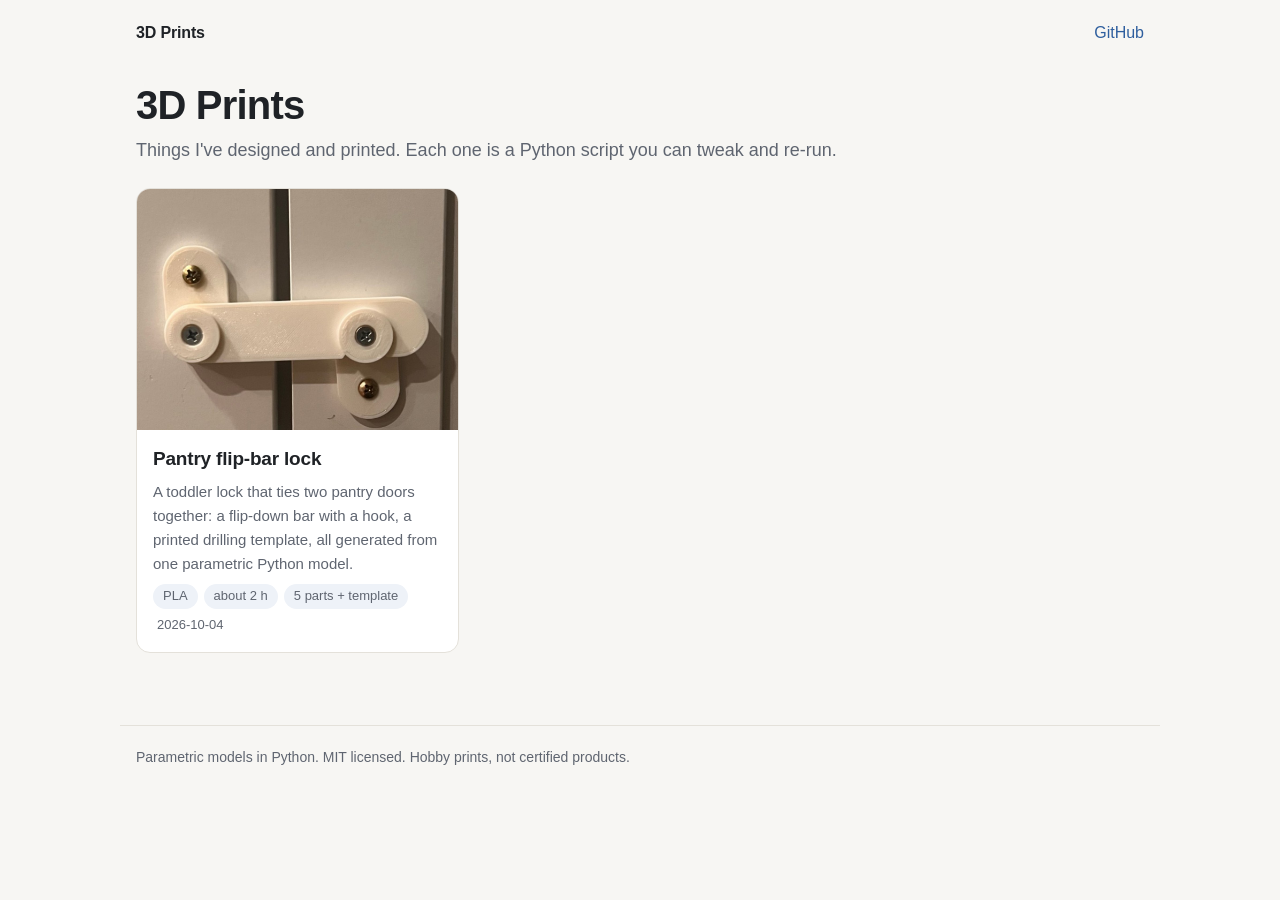
<file: index.html>
<!doctype html>
<html lang="en">
<head>
<meta charset="utf-8">
<meta name="viewport" content="width=device-width, initial-scale=1">
<title>3D Prints</title>
<meta name="description" content="Things I&#x27;ve designed and printed. Each one is a Python script you can tweak and re-run.">
<meta property="og:type" content="website">
<meta property="og:title" content="3D Prints">
<meta property="og:description" content="Things I&#x27;ve designed and printed. Each one is a Python script you can tweak and re-run.">
<meta property="og:image" content="https://shrutikadge.github.io/3d-prints/prints/pantry-flip-lock/docs/cover.jpg">
<meta property="og:url" content="https://shrutikadge.github.io/3d-prints/">
<meta name="twitter:card" content="summary_large_image">
<link rel="stylesheet" href="assets/style.css">
</head>
<body>
<header class="site"><a href="index.html" class="brand">3D Prints</a>
<a class="gh" href="https://github.com/shrutikadge/3d-prints">GitHub</a></header>
<main class="gallery">
<h1>3D Prints</h1>
<p class="lede">Things I&#x27;ve designed and printed. Each one is a Python script you can tweak and re-run.</p>
<div class="grid">
<a class="card" href="prints/pantry-flip-lock/index.html">
  <img src="prints/pantry-flip-lock/docs/cover.jpg" alt="Pantry flip-bar lock" loading="lazy">
  <div class="card-body">
    <h2>Pantry flip-bar lock</h2>
    <p>A toddler lock that ties two pantry doors together: a flip-down bar with a hook, a printed drilling template, all generated from one parametric Python model.</p>
    <p class="meta"><span class="chip">PLA</span><span class="chip">about 2 h</span><span class="chip">5 parts + template</span><span class="date">2026-10-04</span></p>
  </div>
</a>
</div>
</main>
<footer class="site">Parametric models in Python. MIT licensed. Hobby prints, not certified products.</footer>
</body>
</html>
</file>
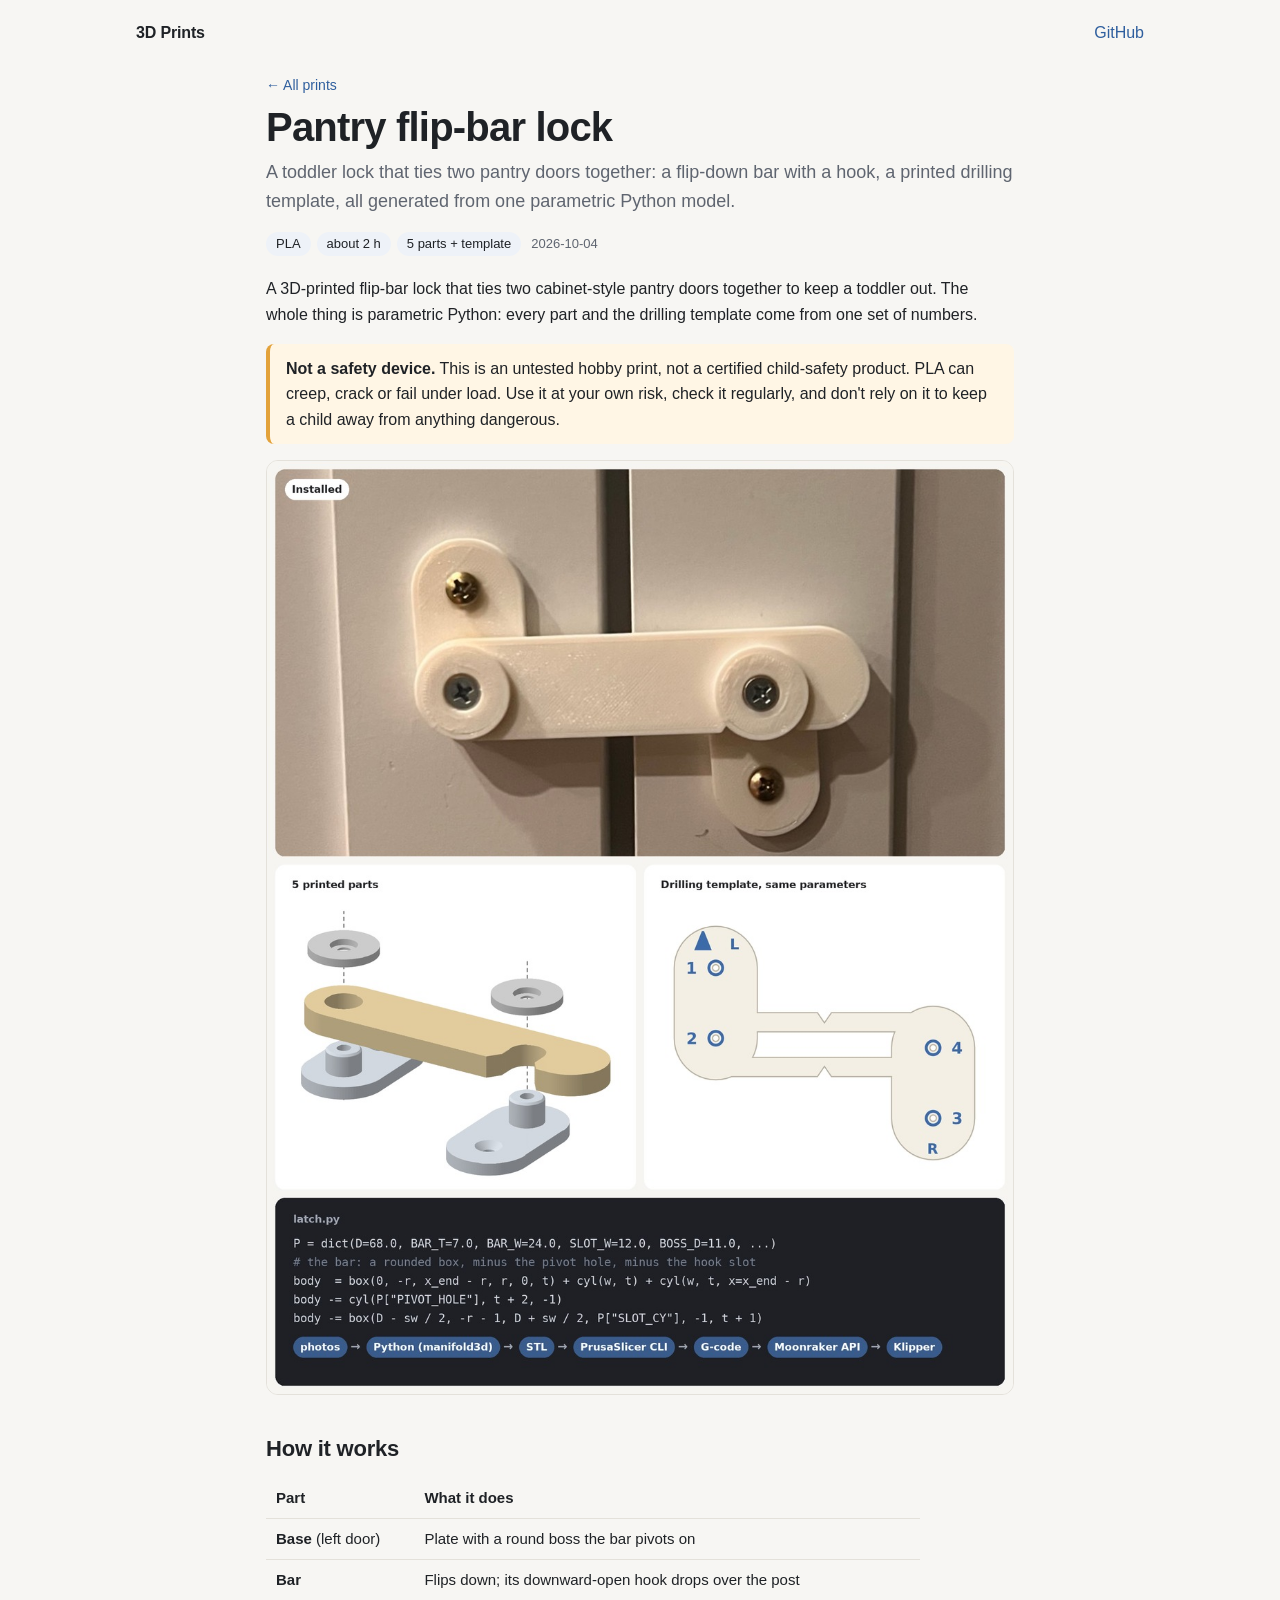
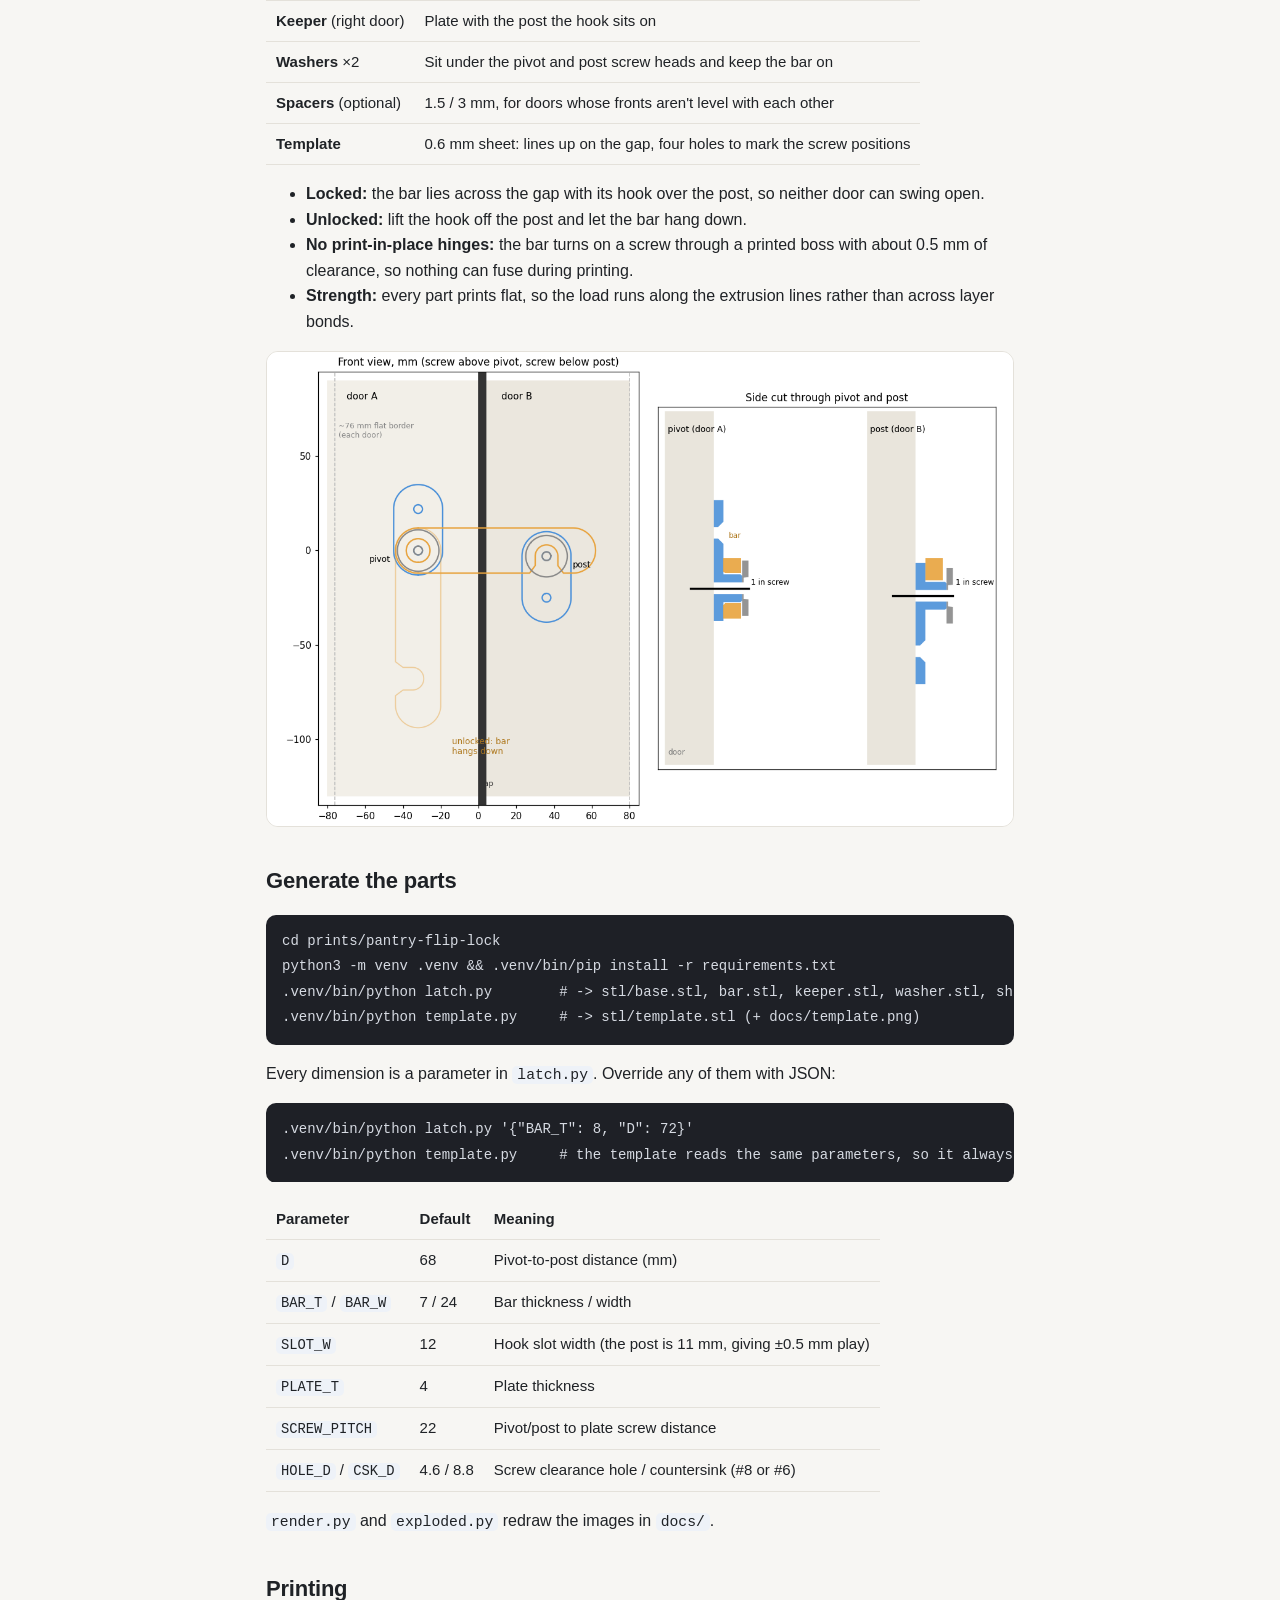
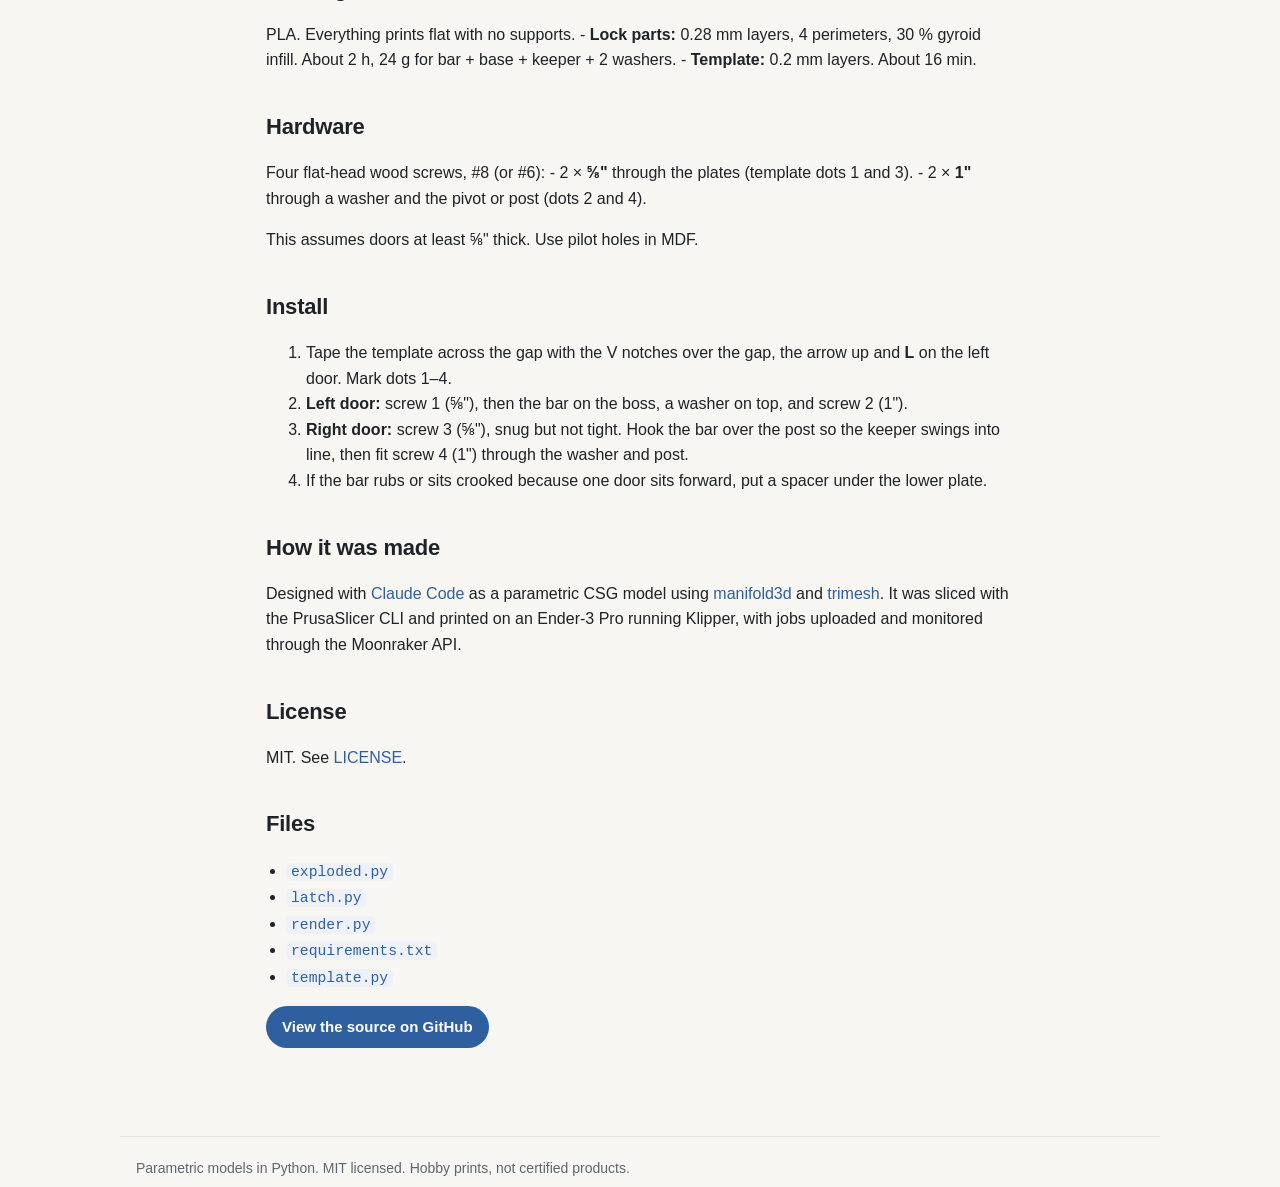
<file: prints/pantry-flip-lock/index.html>
<!doctype html>
<html lang="en">
<head>
<meta charset="utf-8">
<meta name="viewport" content="width=device-width, initial-scale=1">
<title>Pantry flip-bar lock · 3D Prints</title>
<meta name="description" content="A toddler lock that ties two pantry doors together: a flip-down bar with a hook, a printed drilling template, all generated from one parametric Python model.">
<meta property="og:type" content="website">
<meta property="og:title" content="Pantry flip-bar lock · 3D Prints">
<meta property="og:description" content="A toddler lock that ties two pantry doors together: a flip-down bar with a hook, a printed drilling template, all generated from one parametric Python model.">
<meta property="og:image" content="https://shrutikadge.github.io/3d-prints/prints/pantry-flip-lock/docs/cover.jpg">
<meta property="og:url" content="https://shrutikadge.github.io/3d-prints/prints/pantry-flip-lock/">
<meta name="twitter:card" content="summary_large_image">
<link rel="stylesheet" href="../../assets/style.css">
</head>
<body>
<header class="site"><a href="../../index.html" class="brand">3D Prints</a>
<a class="gh" href="https://github.com/shrutikadge/3d-prints">GitHub</a></header>
<main class="article">
<p class="crumb"><a href="../../index.html">← All prints</a></p>
<h1>Pantry flip-bar lock</h1>
<p class="lede">A toddler lock that ties two pantry doors together: a flip-down bar with a hook, a printed drilling template, all generated from one parametric Python model.</p>
<p class="meta"><span class="chip">PLA</span><span class="chip">about 2 h</span><span class="chip">5 parts + template</span><span class="date">2026-10-04</span></p>
<p>A 3D-printed flip-bar lock that ties two cabinet-style pantry doors together to keep a toddler out. The whole thing is parametric Python: every part and the drilling template come from one set of numbers.</p>
<blockquote class="note">
<p><strong>Not a safety device.</strong> This is an untested hobby print, not a certified child-safety product. PLA can creep, crack or fail under load. Use it at your own risk, check it regularly, and don't rely on it to keep a child away from anything dangerous.</p>
</blockquote>
<p><img alt="Installed lock, exploded parts, drilling template and code" src="docs/collage.jpg" /></p>
<h2>How it works</h2>
<table>
<thead>
<tr>
<th>Part</th>
<th>What it does</th>
</tr>
</thead>
<tbody>
<tr>
<td><strong>Base</strong> (left door)</td>
<td>Plate with a round boss the bar pivots on</td>
</tr>
<tr>
<td><strong>Bar</strong></td>
<td>Flips down; its downward-open hook drops over the post</td>
</tr>
<tr>
<td><strong>Keeper</strong> (right door)</td>
<td>Plate with the post the hook sits on</td>
</tr>
<tr>
<td><strong>Washers</strong> ×2</td>
<td>Sit under the pivot and post screw heads and keep the bar on</td>
</tr>
<tr>
<td><strong>Spacers</strong> (optional)</td>
<td>1.5 / 3 mm, for doors whose fronts aren't level with each other</td>
</tr>
<tr>
<td><strong>Template</strong></td>
<td>0.6 mm sheet: lines up on the gap, four holes to mark the screw positions</td>
</tr>
</tbody>
</table>
<ul>
<li><strong>Locked:</strong> the bar lies across the gap with its hook over the post, so neither door can swing open.</li>
<li><strong>Unlocked:</strong> lift the hook off the post and let the bar hang down.</li>
<li><strong>No print-in-place hinges:</strong> the bar turns on a screw through a printed boss with about 0.5 mm of clearance, so nothing can fuse during printing.</li>
<li><strong>Strength:</strong> every part prints flat, so the load runs along the extrusion lines rather than across layer bonds.</li>
</ul>
<p><img alt="Front view and section" src="docs/assembly.png" /></p>
<h2>Generate the parts</h2>
<pre><code class="language-bash">cd prints/pantry-flip-lock
python3 -m venv .venv &amp;&amp; .venv/bin/pip install -r requirements.txt
.venv/bin/python latch.py        # -&gt; stl/base.stl, bar.stl, keeper.stl, washer.stl, shim_*.stl
.venv/bin/python template.py     # -&gt; stl/template.stl (+ docs/template.png)
</code></pre>
<p>Every dimension is a parameter in <code>latch.py</code>. Override any of them with JSON:</p>
<pre><code class="language-bash">.venv/bin/python latch.py '{&quot;BAR_T&quot;: 8, &quot;D&quot;: 72}'
.venv/bin/python template.py     # the template reads the same parameters, so it always matches
</code></pre>
<table>
<thead>
<tr>
<th>Parameter</th>
<th>Default</th>
<th>Meaning</th>
</tr>
</thead>
<tbody>
<tr>
<td><code>D</code></td>
<td>68</td>
<td>Pivot-to-post distance (mm)</td>
</tr>
<tr>
<td><code>BAR_T</code> / <code>BAR_W</code></td>
<td>7 / 24</td>
<td>Bar thickness / width</td>
</tr>
<tr>
<td><code>SLOT_W</code></td>
<td>12</td>
<td>Hook slot width (the post is 11 mm, giving ±0.5 mm play)</td>
</tr>
<tr>
<td><code>PLATE_T</code></td>
<td>4</td>
<td>Plate thickness</td>
</tr>
<tr>
<td><code>SCREW_PITCH</code></td>
<td>22</td>
<td>Pivot/post to plate screw distance</td>
</tr>
<tr>
<td><code>HOLE_D</code> / <code>CSK_D</code></td>
<td>4.6 / 8.8</td>
<td>Screw clearance hole / countersink (#8 or #6)</td>
</tr>
</tbody>
</table>
<p><code>render.py</code> and <code>exploded.py</code> redraw the images in <code>docs/</code>.</p>
<h2>Printing</h2>
<p>PLA. Everything prints flat with no supports.
- <strong>Lock parts:</strong> 0.28 mm layers, 4 perimeters, 30 % gyroid infill. About 2 h, 24 g for bar + base + keeper + 2 washers.
- <strong>Template:</strong> 0.2 mm layers. About 16 min.</p>
<h2>Hardware</h2>
<p>Four flat-head wood screws, #8 (or #6):
- 2 × <strong>⅝"</strong> through the plates (template dots 1 and 3).
- 2 × <strong>1"</strong> through a washer and the pivot or post (dots 2 and 4).</p>
<p>This assumes doors at least ⅝" thick. Use pilot holes in MDF.</p>
<h2>Install</h2>
<ol>
<li>Tape the template across the gap with the V notches over the gap, the arrow up and <strong>L</strong> on the left door. Mark dots 1–4.</li>
<li><strong>Left door:</strong> screw 1 (⅝"), then the bar on the boss, a washer on top, and screw 2 (1").</li>
<li><strong>Right door:</strong> screw 3 (⅝"), snug but not tight. Hook the bar over the post so the keeper swings into line, then fit screw 4 (1") through the washer and post.</li>
<li>If the bar rubs or sits crooked because one door sits forward, put a spacer under the lower plate.</li>
</ol>
<h2>How it was made</h2>
<p>Designed with <a href="https://claude.com/claude-code">Claude Code</a> as a parametric CSG model using <a href="https://github.com/elalish/manifold">manifold3d</a> and <a href="https://github.com/mikedh/trimesh">trimesh</a>. It was sliced with the PrusaSlicer CLI and printed on an Ender-3 Pro running Klipper, with jobs uploaded and monitored through the Moonraker API.</p>
<h2>License</h2>
<p>MIT. See <a href="../../LICENSE">LICENSE</a>.</p>
<h2>Files</h2>
<ul class="files"><li><a href="https://github.com/shrutikadge/3d-prints/blob/main/prints/pantry-flip-lock/exploded.py"><code>exploded.py</code></a></li><li><a href="https://github.com/shrutikadge/3d-prints/blob/main/prints/pantry-flip-lock/latch.py"><code>latch.py</code></a></li><li><a href="https://github.com/shrutikadge/3d-prints/blob/main/prints/pantry-flip-lock/render.py"><code>render.py</code></a></li><li><a href="https://github.com/shrutikadge/3d-prints/blob/main/prints/pantry-flip-lock/requirements.txt"><code>requirements.txt</code></a></li><li><a href="https://github.com/shrutikadge/3d-prints/blob/main/prints/pantry-flip-lock/template.py"><code>template.py</code></a></li></ul>
<p><a class="button" href="https://github.com/shrutikadge/3d-prints/tree/main/prints/pantry-flip-lock">View the source on GitHub</a></p>
</main>
<footer class="site">Parametric models in Python. MIT licensed. Hobby prints, not certified products.</footer>
</body>
</html>
</file>
<file: assets/style.css>
:root {
  --bg: #f7f6f3;
  --surface: #ffffff;
  --ink: #1f2226;
  --muted: #5f6570;
  --line: #e4e1da;
  --accent: #2f5f9e;
  --chip: #eef2f8;
  --note-bg: #fff6e5;
  --note-line: #e3a23a;
  --code-bg: #1e2026;
  --code-ink: #d6dae2;
}
@media (prefers-color-scheme: dark) {
  :root {
    --bg: #15171b;
    --surface: #1d2025;
    --ink: #e8eaee;
    --muted: #a2a8b3;
    --line: #2c3037;
    --accent: #8ab4f0;
    --chip: #252a33;
    --note-bg: #2a2418;
    --note-line: #c98a2a;
    --code-bg: #0f1114;
    --code-ink: #d6dae2;
  }
}
* { box-sizing: border-box; }
html { -webkit-text-size-adjust: 100%; }
body {
  margin: 0;
  background: var(--bg);
  color: var(--ink);
  font: 16px/1.6 -apple-system, BlinkMacSystemFont, "Segoe UI", Roboto, Helvetica, Arial, sans-serif;
}
a { color: var(--accent); text-decoration: none; }
a:hover { text-decoration: underline; }
img { max-width: 100%; height: auto; display: block; }

header.site, footer.site {
  max-width: 1040px;
  margin: 0 auto;
  padding: 20px 16px;
  display: flex;
  justify-content: space-between;
  align-items: center;
  gap: 12px;
}
header.site .brand { font-weight: 700; color: var(--ink); letter-spacing: -0.01em; }
footer.site { color: var(--muted); font-size: 14px; border-top: 1px solid var(--line); margin-top: 48px; }

main { margin: 0 auto; padding: 8px 16px 24px; }
main.gallery { max-width: 1040px; }
main.article { max-width: 780px; }
h1 { font-size: clamp(28px, 5vw, 40px); line-height: 1.15; letter-spacing: -0.02em; margin: 8px 0 8px; }
h2 { font-size: 22px; margin: 36px 0 10px; letter-spacing: -0.01em; }
.lede { color: var(--muted); font-size: 18px; margin: 0 0 16px; }
.crumb { margin: 0; font-size: 14px; }

.meta { display: flex; flex-wrap: wrap; gap: 6px; align-items: center; margin: 8px 0 20px; }
.chip { background: var(--chip); border-radius: 999px; padding: 2px 10px; font-size: 13px; }
.date { color: var(--muted); font-size: 13px; margin-left: 4px; }

.grid { display: grid; grid-template-columns: repeat(auto-fill, minmax(min(100%, 300px), 1fr)); gap: 20px; margin-top: 24px; }
.card {
  display: block;
  background: var(--surface);
  border: 1px solid var(--line);
  border-radius: 14px;
  overflow: hidden;
  color: var(--ink);
  transition: transform .15s ease, box-shadow .15s ease;
}
.card:hover { text-decoration: none; transform: translateY(-2px); box-shadow: 0 8px 24px rgba(0, 0, 0, .08); }
.card img { aspect-ratio: 4 / 3; object-fit: cover; width: 100%; }
.card-body { padding: 14px 16px 6px; }
.card h2 { margin: 0 0 6px; font-size: 19px; }
.card p { margin: 0 0 8px; color: var(--muted); font-size: 15px; }
.card .meta { margin: 6px 0 10px; }

.article img { border-radius: 12px; margin: 16px 0; border: 1px solid var(--line); }
blockquote.note {
  margin: 16px 0;
  padding: 12px 16px;
  background: var(--note-bg);
  border-left: 4px solid var(--note-line);
  border-radius: 8px;
}
blockquote.note p { margin: 0; }
table { border-collapse: collapse; width: 100%; margin: 12px 0; font-size: 15px; display: block; overflow-x: auto; }
th, td { text-align: left; padding: 8px 10px; border-bottom: 1px solid var(--line); vertical-align: top; }
th { font-weight: 600; }
code { font-family: ui-monospace, SFMono-Regular, Menlo, Consolas, monospace; font-size: .92em; background: var(--chip); padding: 1px 5px; border-radius: 5px; }
pre { background: var(--code-bg); color: var(--code-ink); padding: 14px 16px; border-radius: 10px; overflow-x: auto; }
pre code { background: none; padding: 0; color: inherit; font-size: 14px; }
ul.files { padding-left: 20px; }
.button {
  display: inline-block;
  background: var(--accent);
  color: var(--surface);
  padding: 9px 16px;
  border-radius: 999px;
  font-weight: 600;
  font-size: 15px;
}
.button:hover { text-decoration: none; opacity: .9; }
</file>
